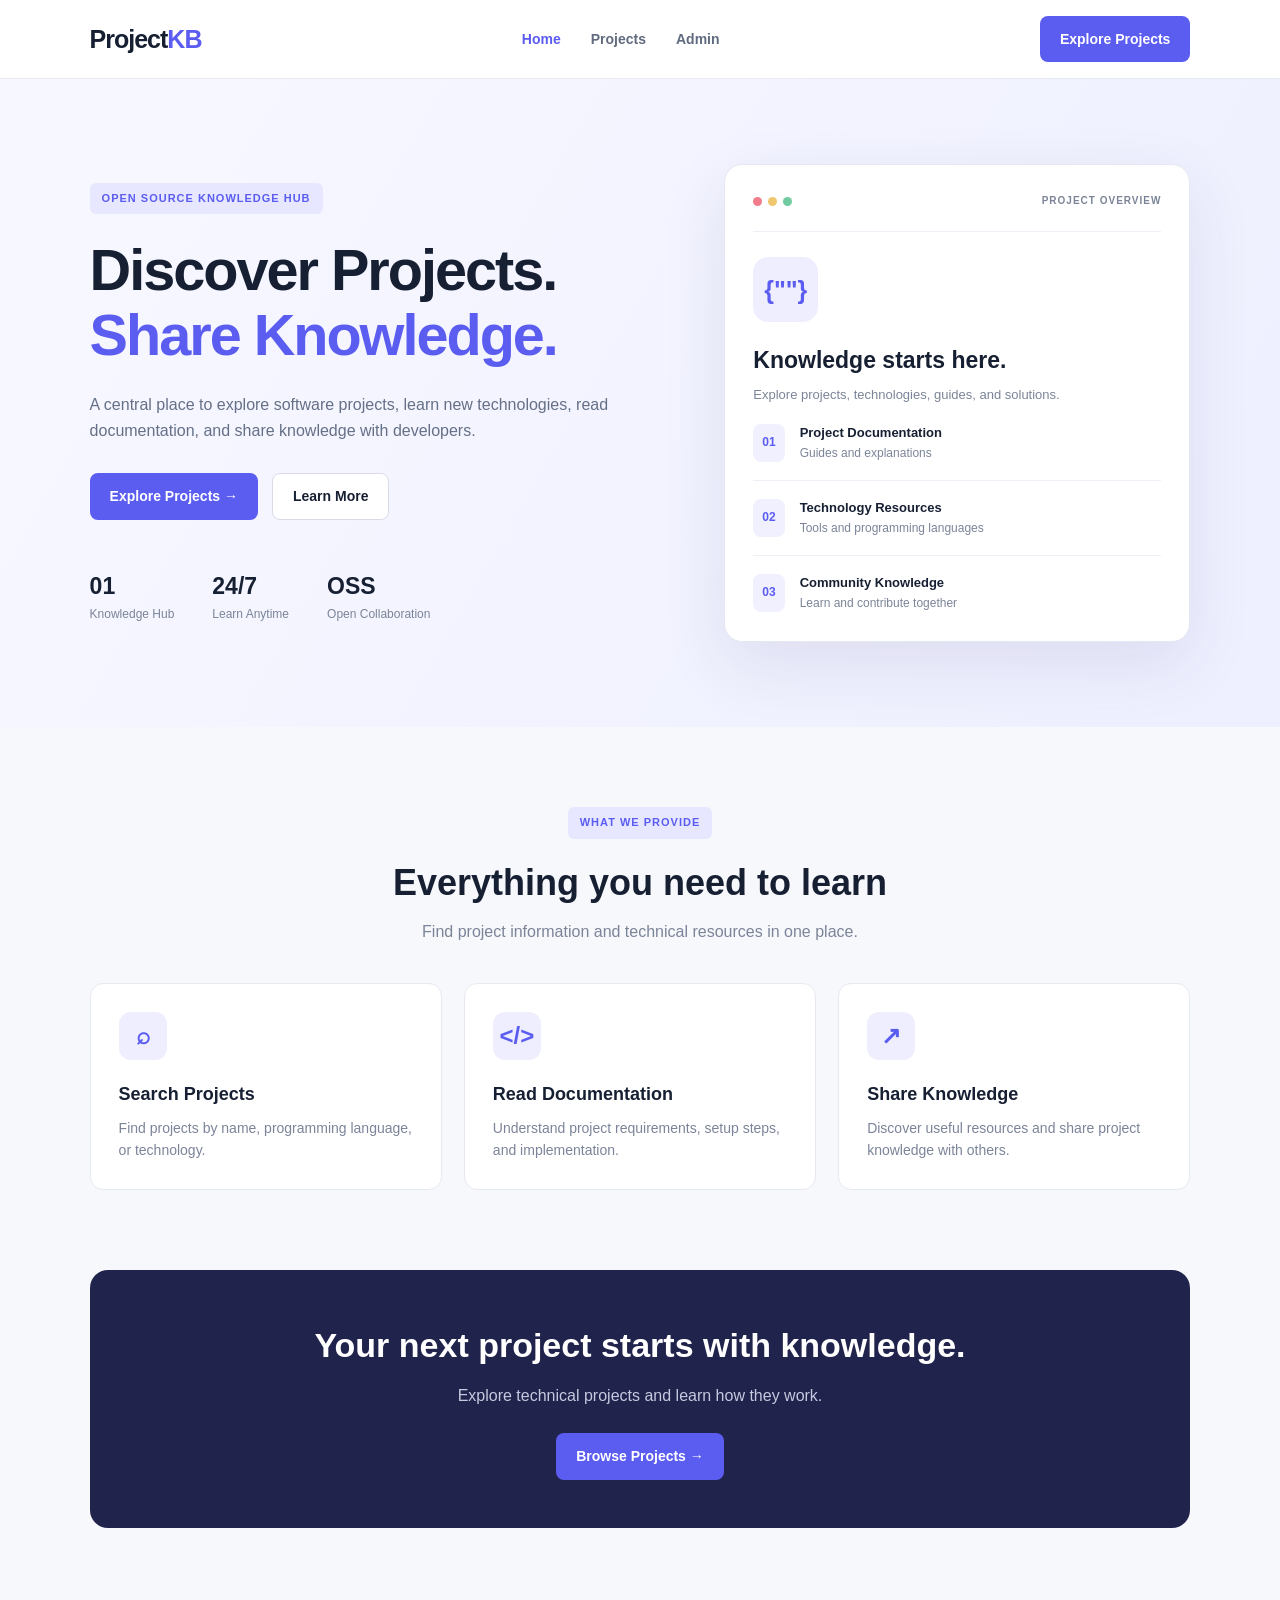
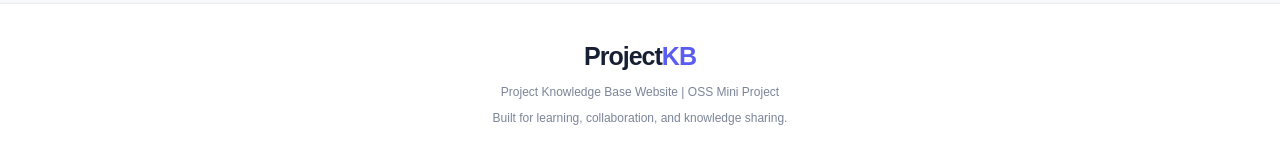
<file: index.html>
<!DOCTYPE html>
<html lang="en">
<head>
    <meta charset="UTF-8">
    <meta name="viewport" content="width=device-width, initial-scale=1.0">
    <title>Project Knowledge Base</title>
    <link rel="stylesheet" href="css/style.css">
</head>
<body>

    <header class="navbar">
        <a href="index.html" class="logo">Project<span>KB</span></a>

        <nav>
            <a href="index.html" class="active">Home</a>
            <a href="projects.html">Projects</a>
            <a href="admin.html">Admin</a>
        </nav>

        <a href="projects.html" class="nav-button">Explore Projects</a>
    </header>

    <main>
        <section class="hero">
            <div class="hero-content">
                <span class="tag">OPEN SOURCE KNOWLEDGE HUB</span>

                <h1>Discover Projects.<br>
                    <span>Share Knowledge.</span>
                </h1>

                <p>
                    A central place to explore software projects,
                    learn new technologies, read documentation,
                    and share knowledge with developers.
                </p>

                <div class="hero-buttons">
                    <a href="projects.html" class="primary-button">
                        Explore Projects →
                    </a>
                    <a href="#about" class="secondary-button">
                        Learn More
                    </a>
                </div>

                <div class="stats">
                    <div>
                        <h2>01</h2>
                        <p>Knowledge Hub</p>
                    </div>
                    <div>
                        <h2>24/7</h2>
                        <p>Learn Anytime</p>
                    </div>
                    <div>
                        <h2>OSS</h2>
                        <p>Open Collaboration</p>
                    </div>
                </div>
            </div>

            <div class="hero-card">
                <div class="card-top">
                    <span class="dot"></span>
                    <span class="dot"></span>
                    <span class="dot"></span>
                    <span class="card-label">PROJECT OVERVIEW</span>
                </div>

                <div class="code-icon">{"</>"}</div>

                <h3>Knowledge starts here.</h3>
                <p>Explore projects, technologies, guides, and solutions.</p>

                <div class="feature-item">
                    <span>01</span>
                    <div>
                        <strong>Project Documentation</strong>
                        <small>Guides and explanations</small>
                    </div>
                </div>

                <div class="feature-item">
                    <span>02</span>
                    <div>
                        <strong>Technology Resources</strong>
                        <small>Tools and programming languages</small>
                    </div>
                </div>

                <div class="feature-item">
                    <span>03</span>
                    <div>
                        <strong>Community Knowledge</strong>
                        <small>Learn and contribute together</small>
                    </div>
                </div>
            </div>
        </section>

        <section class="features" id="about">
            <div class="section-heading">
                <span class="tag">WHAT WE PROVIDE</span>
                <h2>Everything you need to learn</h2>
                <p>Find project information and technical resources in one place.</p>
            </div>

            <div class="feature-grid">
                <article class="info-card">
                    <div class="feature-symbol">⌕</div>
                    <h3>Search Projects</h3>
                    <p>Find projects by name, programming language, or technology.</p>
                </article>

                <article class="info-card">
                    <div class="feature-symbol">&lt;/&gt;</div>
                    <h3>Read Documentation</h3>
                    <p>Understand project requirements, setup steps, and implementation.</p>
                </article>

                <article class="info-card">
                    <div class="feature-symbol">↗</div>
                    <h3>Share Knowledge</h3>
                    <p>Discover useful resources and share project knowledge with others.</p>
                </article>
            </div>
        </section>

        <section class="cta">
            <h2>Your next project starts with knowledge.</h2>
            <p>Explore technical projects and learn how they work.</p>
            <a href="projects.html" class="primary-button">
                Browse Projects →
            </a>
        </section>
    </main>

    <footer>
        <a href="index.html" class="logo">Project<span>KB</span></a>
        <p>Project Knowledge Base Website | OSS Mini Project</p>
        <p>Built for learning, collaboration, and knowledge sharing.</p>
    </footer>

    <script src="js/script.js"></script>
</body>
</html>
</file>
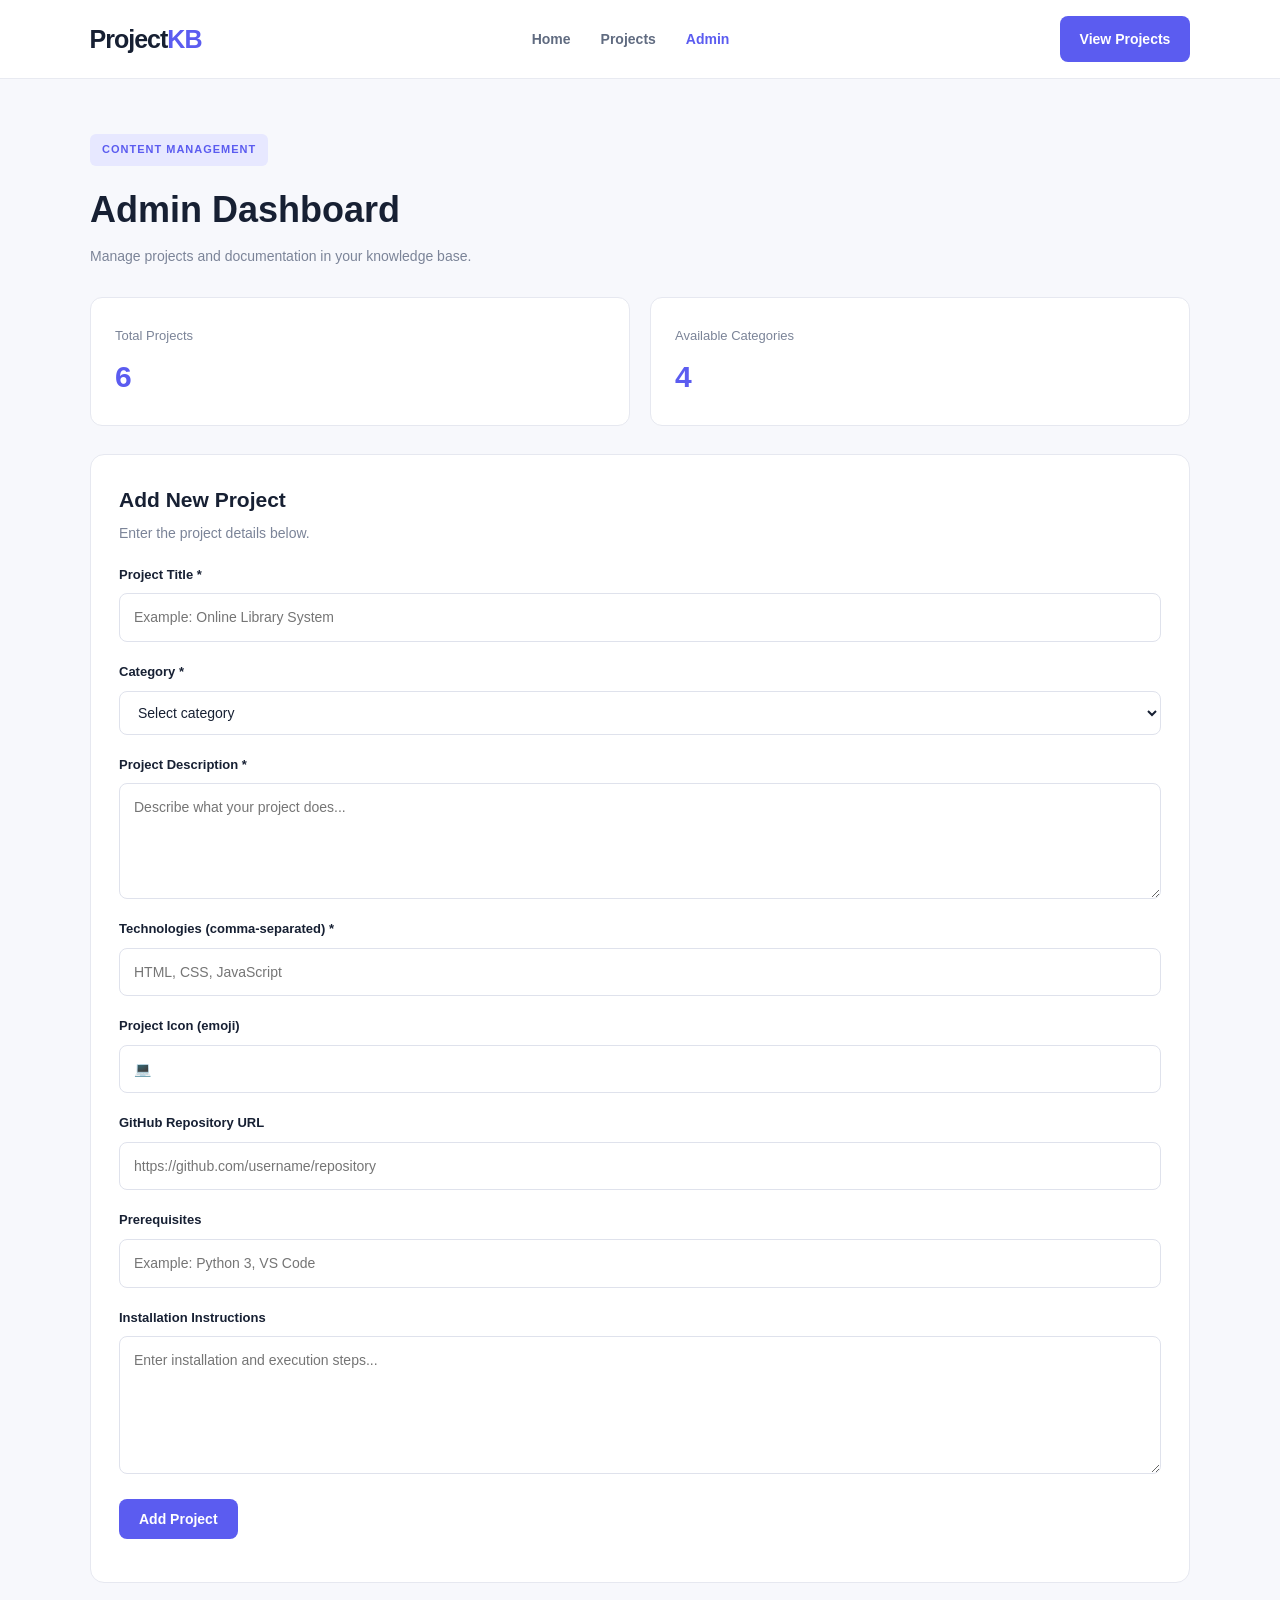
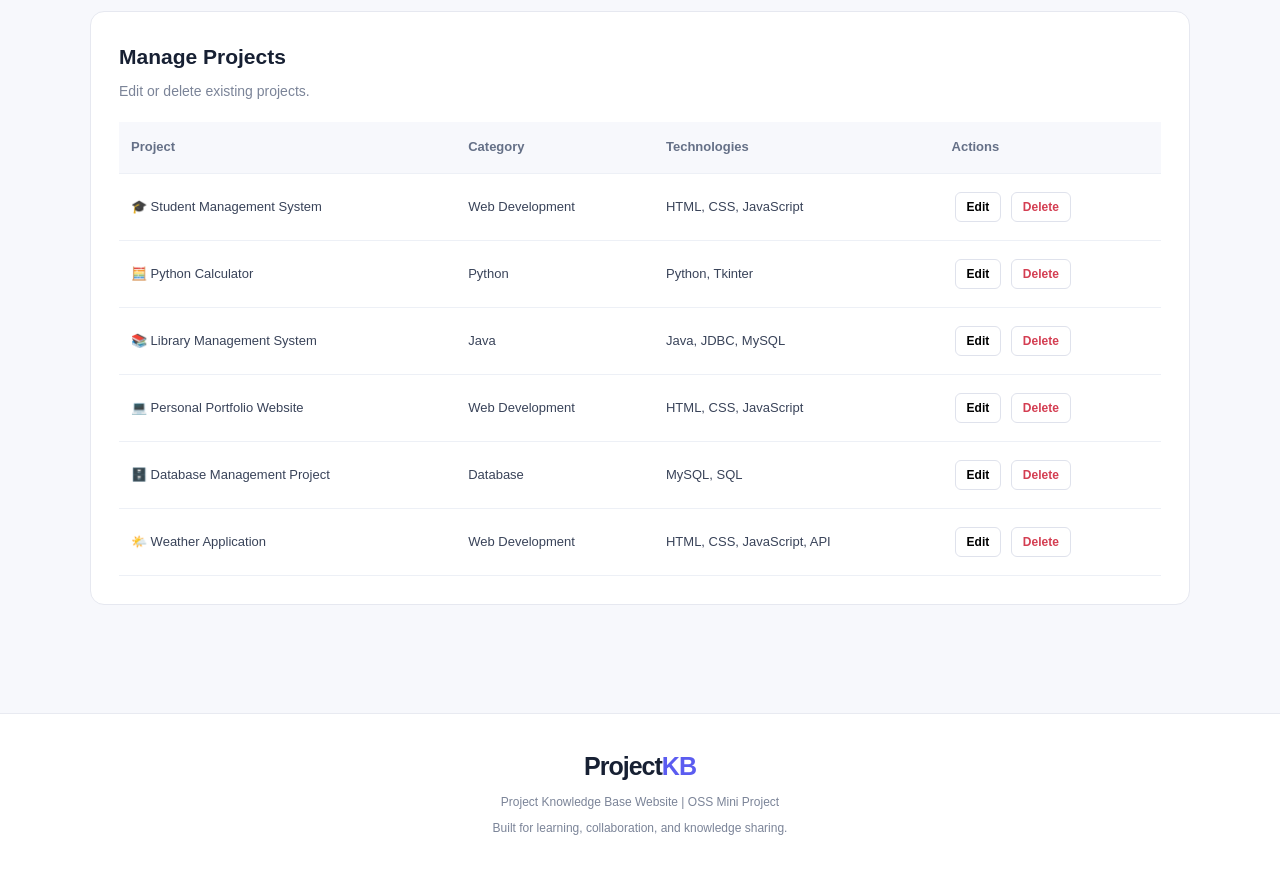
<file: admin.html>
<!DOCTYPE html>
<html lang="en">
<head>
    <meta charset="UTF-8">
    <meta name="viewport" content="width=device-width, initial-scale=1.0">

    <title>Admin Dashboard | ProjectKB</title>

    <link rel="stylesheet" href="css/style.css">
</head>

<body>

    <!-- Navigation -->
    <header class="navbar">
        <a href="index.html" class="logo">
            Project<span>KB</span>
        </a>

        <nav>
            <a href="index.html">Home</a>
            <a href="projects.html">Projects</a>
            <a href="admin.html" class="active">Admin</a>
        </nav>

        <a href="projects.html" class="nav-button">
            View Projects
        </a>
    </header>

    <main class="admin-section">

        <!-- Page Heading -->
        <section class="admin-heading">
            <span class="tag">CONTENT MANAGEMENT</span>
            <h1>Admin Dashboard</h1>
            <p>Manage projects and documentation in your knowledge base.</p>
        </section>

        <!-- Statistics -->
        <section class="admin-stats">
            <div class="admin-stat">
                <span>Total Projects</span>
                <h2 id="totalProjects">0</h2>
            </div>

            <div class="admin-stat">
                <span>Available Categories</span>
                <h2 id="totalCategories">0</h2>
            </div>
        </section>

        <!-- Add / Edit Project Form -->
        <section class="admin-panel">

            <h2 id="formTitle">Add New Project</h2>

            <p class="admin-description">
                Enter the project details below.
            </p>

            <form id="projectForm">

                <input type="hidden" id="projectId">

                <!-- Project Title -->
                <div class="form-group">
                    <label for="title">Project Title *</label>

                    <input
                        type="text"
                        id="title"
                        name="title"
                        placeholder="Example: Online Library System"
                        maxlength="100"
                        required
                    >
                </div>

                <!-- Category -->
                <div class="form-group">
                    <label for="category">Category *</label>

                    <select id="category" name="category" required>
                        <option value="">Select category</option>
                        <option value="Web Development">Web Development</option>
                        <option value="Python">Python</option>
                        <option value="Java">Java</option>
                        <option value="Database">Database</option>
                        <option value="Other">Other</option>
                    </select>
                </div>

                <!-- Description -->
                <div class="form-group">
                    <label for="description">Project Description *</label>

                    <textarea
                        id="description"
                        name="description"
                        rows="4"
                        maxlength="1000"
                        placeholder="Describe what your project does..."
                        required
                    ></textarea>
                </div>

                <!-- Technologies -->
                <div class="form-group">
                    <label for="technologies">
                        Technologies (comma-separated) *
                    </label>

                    <input
                        type="text"
                        id="technologies"
                        name="technologies"
                        placeholder="HTML, CSS, JavaScript"
                        required
                    >
                </div>

                <!-- Project Icon -->
                <div class="form-group">
                    <label for="icon">Project Icon (emoji)</label>

                    <input
                        type="text"
                        id="icon"
                        name="icon"
                        value="💻"
                        maxlength="8"
                    >
                </div>

                <!-- GitHub Repository URL -->
                <div class="form-group">
                    <label for="githubUrl">
                        GitHub Repository URL
                    </label>

                    <input
                        type="url"
                        id="githubUrl"
                        name="githubUrl"
                        placeholder="https://github.com/username/repository"
                    >
                </div>

                <!-- Prerequisites -->
                <div class="form-group">
                    <label for="prerequisites">Prerequisites</label>

                    <input
                        type="text"
                        id="prerequisites"
                        name="prerequisites"
                        placeholder="Example: Python 3, VS Code"
                    >
                </div>

                <!-- Installation Instructions -->
                <div class="form-group">
                    <label for="installation">
                        Installation Instructions
                    </label>

                    <textarea
                        id="installation"
                        name="installation"
                        rows="5"
                        placeholder="Enter installation and execution steps..."
                    ></textarea>
                </div>

                <!-- Form Buttons -->
                <div class="form-actions">

                    <button
                        type="submit"
                        class="primary-button"
                        id="saveButton"
                    >
                        Add Project
                    </button>

                    <button
                        type="button"
                        class="secondary-button"
                        id="cancelButton"
                        hidden
                    >
                        Cancel Edit
                    </button>

                </div>

            </form>

            <p id="adminMessage" role="status" aria-live="polite"></p>

        </section>

        <!-- Manage Projects Table -->
        <section class="admin-panel">

            <div class="admin-list-heading">
                <h2>Manage Projects</h2>

                <p class="admin-description">
                    Edit or delete existing projects.
                </p>
            </div>

            <div class="admin-table-wrap">

                <table class="admin-table">

                    <thead>
                        <tr>
                            <th>Project</th>
                            <th>Category</th>
                            <th>Technologies</th>
                            <th>Actions</th>
                        </tr>
                    </thead>

                    <tbody id="adminProjectList">
                        <!-- JavaScript inserts projects here -->
                    </tbody>

                </table>

            </div>

            <p id="adminEmptyState" hidden>
                No projects available.
            </p>

        </section>

    </main>

    <!-- Footer -->
    <footer>
        <a href="index.html" class="logo">
            Project<span>KB</span>
        </a>

        <p>Project Knowledge Base Website | OSS Mini Project</p>
        <p>Built for learning, collaboration, and knowledge sharing.</p>
    </footer>

    <!-- JavaScript -->
    <script src="js/script.js"></script>

</body>
</html>
</file>
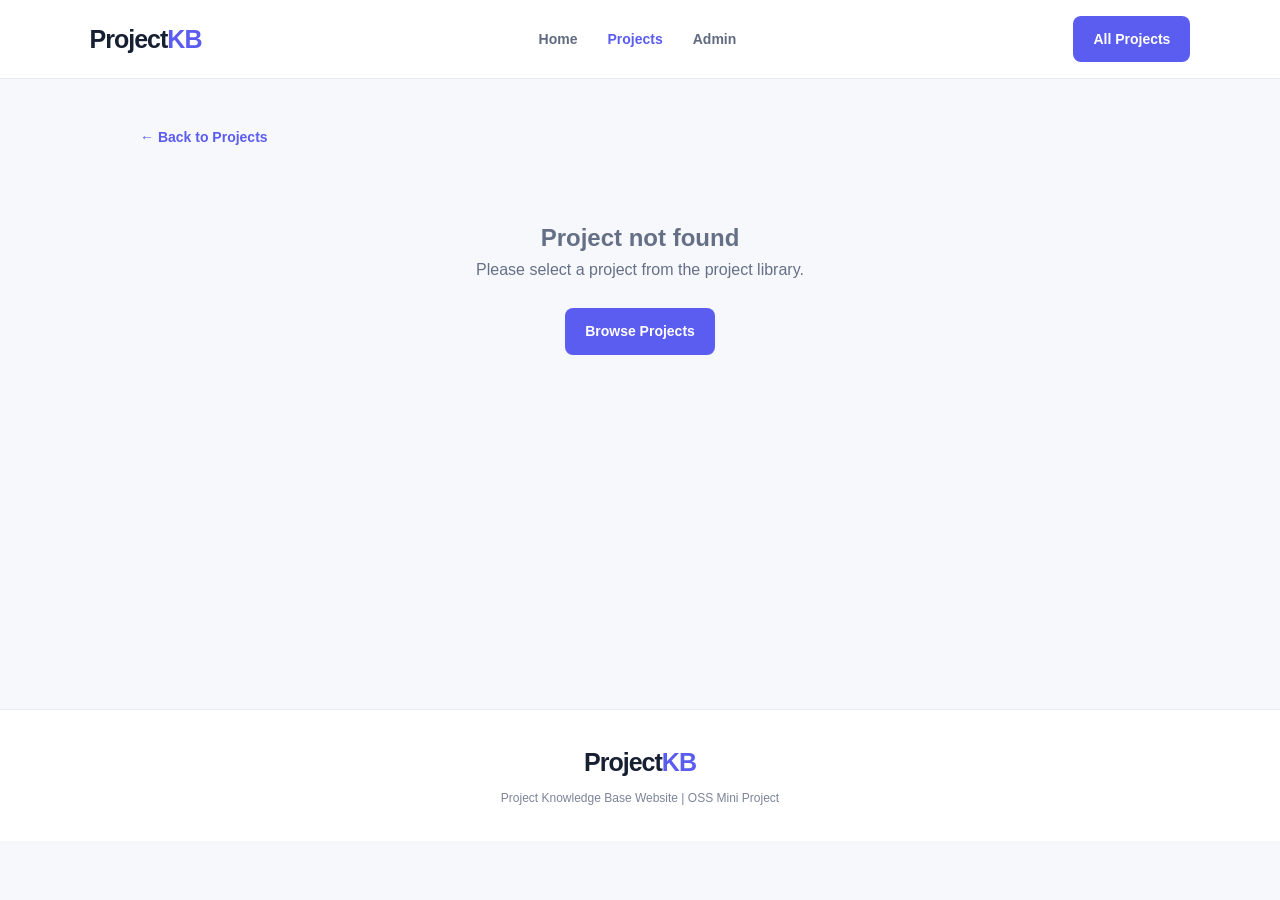
<file: project-details.html>
<!DOCTYPE html>
<html lang="en">
<head>
    <meta charset="UTF-8">
    <meta name="viewport" content="width=device-width, initial-scale=1.0">
    <title>Project Details | ProjectKB</title>
    <link rel="stylesheet" href="css/style.css">
</head>
<body>

<header class="navbar">
    <a href="index.html" class="logo">Project<span>KB</span></a>

    <nav>
        <a href="index.html">Home</a>
        <a href="projects.html" class="active">Projects</a>
        <a href="admin.html">Admin</a>
    </nav>

    <a href="projects.html" class="nav-button">All Projects</a>
</header>

<main class="details-section">
    <a href="projects.html" class="back-link">← Back to Projects</a>

    <div id="projectDetails">
        <p>Loading project details...</p>
    </div>
</main>

<footer>
    <a href="index.html" class="logo">Project<span>KB</span></a>
    <p>Project Knowledge Base Website | OSS Mini Project</p>
</footer>

<script src="js/script.js"></script>
</body>
</html>
</file>
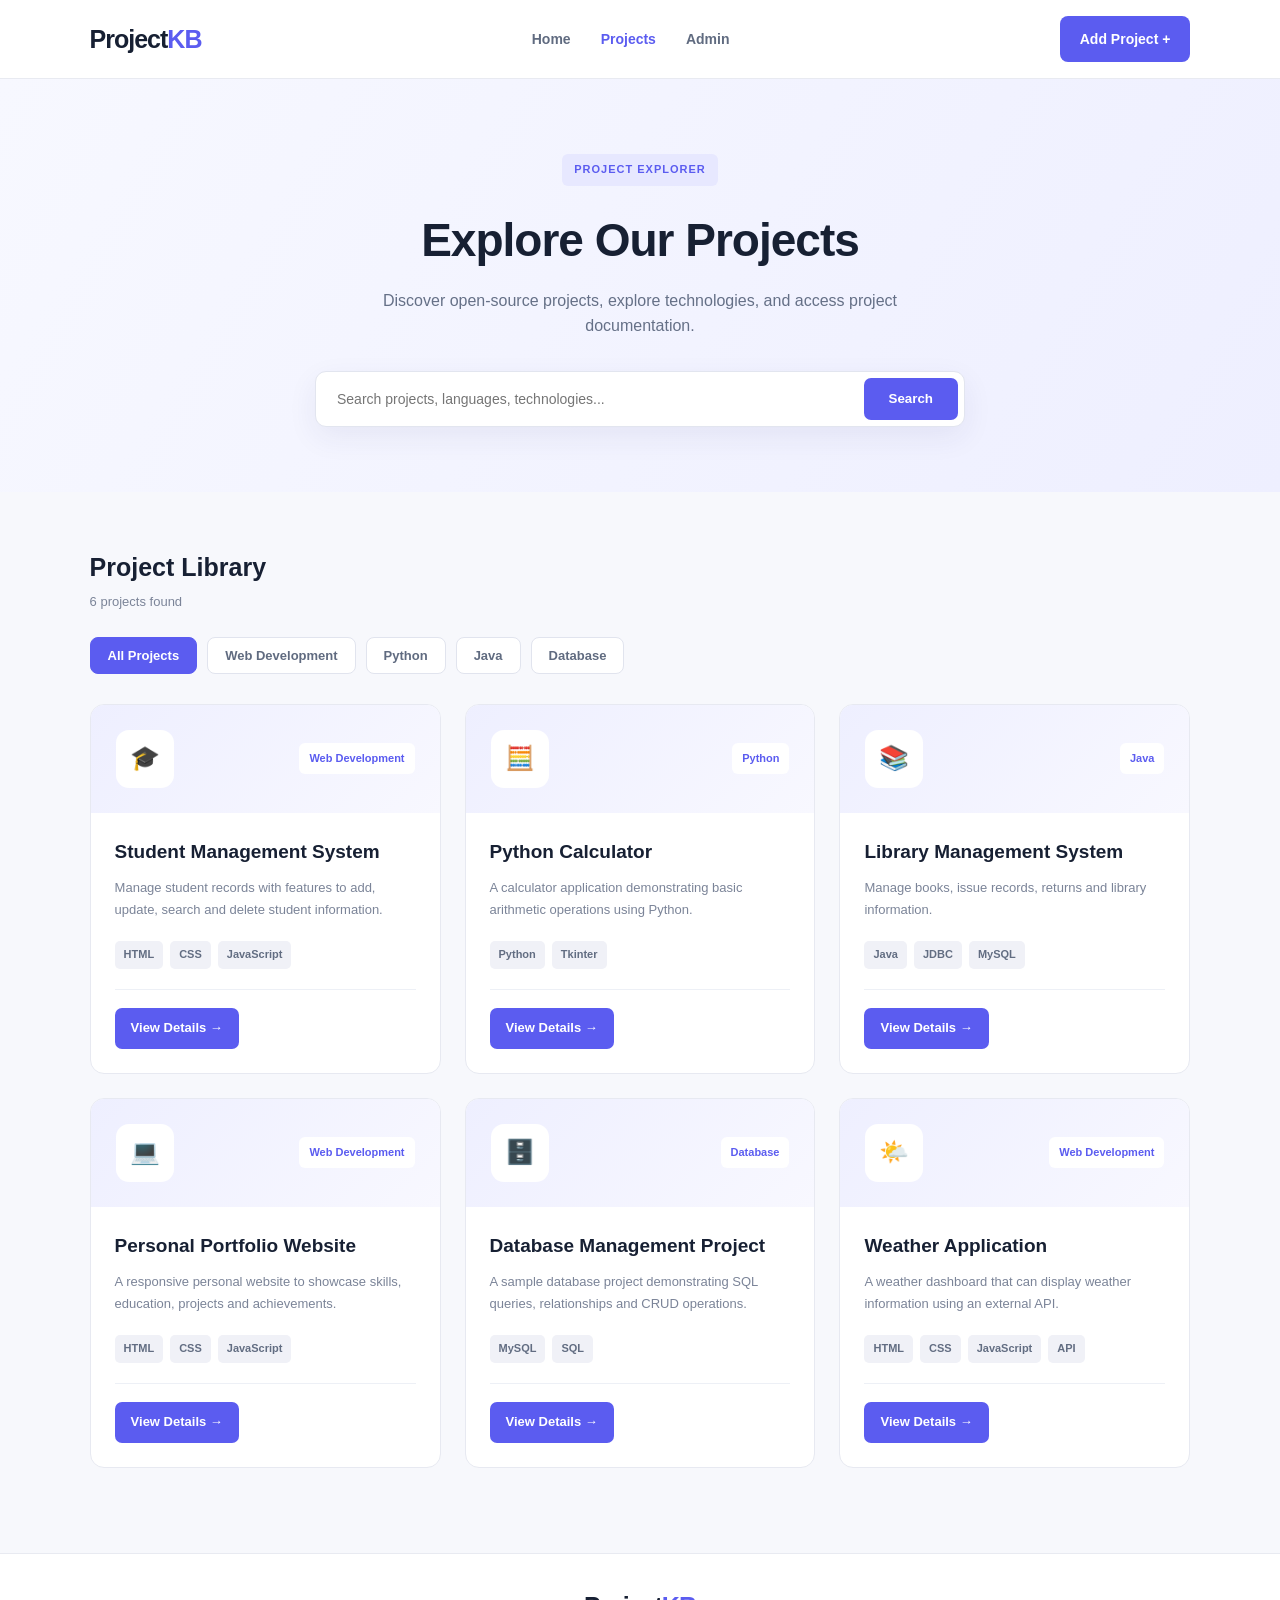
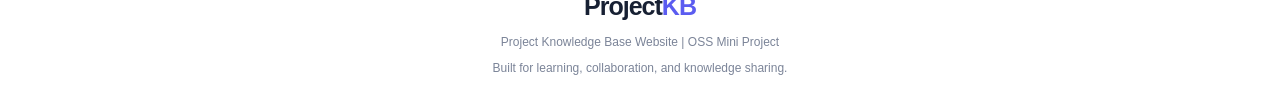
<file: projects.html>
<!DOCTYPE html>
<html lang="en">
<head>
    <meta charset="UTF-8">
    <meta name="viewport" content="width=device-width, initial-scale=1.0">
    <title>Explore Projects | ProjectKB</title>
    <link rel="stylesheet" href="css/style.css">
</head>
<body>

<header class="navbar">
    <a href="index.html" class="logo">
        Project<span>KB</span>
    </a>

    <nav>
        <a href="index.html">Home</a>
        <a href="projects.html" class="active">Projects</a>
        <a href="admin.html">Admin</a>
    </nav>

    <a href="admin.html" class="nav-button">Add Project +</a>
</header>

<main>
    <section class="projects-header">
        <span class="tag">PROJECT EXPLORER</span>
        <h1>Explore Our Projects</h1>
        <p>
            Discover open-source projects, explore technologies,
            and access project documentation.
        </p>

        <div class="search-container">
            <input
                type="search"
                id="searchInput"
                placeholder="Search projects, languages, technologies..."
                aria-label="Search projects"
            >
            <button id="searchButton" type="button">
                Search
            </button>
        </div>
    </section>

    <section class="projects-section">
        <div class="projects-toolbar">
            <div>
                <h2>Project Library</h2>
                <p id="projectCount">Loading projects...</p>
            </div>
        </div>

        <div class="filter-buttons" id="filterButtons">
            <button class="filter-btn active" data-filter="All">
                All Projects
            </button>
            <button class="filter-btn" data-filter="Web Development">
                Web Development
            </button>
            <button class="filter-btn" data-filter="Python">
                Python
            </button>
            <button class="filter-btn" data-filter="Java">
                Java
            </button>
            <button class="filter-btn" data-filter="Database">
                Database
            </button>
        </div>

        <div class="projects-grid" id="projectsGrid"></div>

        <div id="emptyState" class="empty-state" hidden>
            <h3>No projects found</h3>
            <p>Try another keyword or select a different category.</p>
        </div>
    </section>
</main>

<footer>
    <a href="index.html" class="logo">Project<span>KB</span></a>
    <p>Project Knowledge Base Website | OSS Mini Project</p>
    <p>Built for learning, collaboration, and knowledge sharing.</p>
</footer>

<script src="js/script.js"></script>
</body>
</html>
</file>
<file: css/style.css>
* {
    margin: 0;
    padding: 0;
    box-sizing: border-box;
}

html {
    scroll-behavior: smooth;
}

body {
    font-family: "Segoe UI", Arial, sans-serif;
    background: #f7f8fc;
    color: #172033;
    line-height: 1.6;
}

a {
    text-decoration: none;
    color: inherit;
}

.navbar {
    min-height: 76px;
    padding: 16px 7%;
    display: flex;
    align-items: center;
    justify-content: space-between;
    gap: 24px;
    background: white;
    border-bottom: 1px solid #e8eaf1;
}

.logo {
    font-size: 25px;
    font-weight: 800;
    letter-spacing: -1px;
}

.logo span {
    color: #5b5cf0;
}

nav {
    display: flex;
    align-items: center;
    gap: 30px;
}

nav a {
    color: #606b80;
    font-size: 14px;
    font-weight: 600;
}

nav a:hover,
nav a.active {
    color: #5b5cf0;
}

.nav-button,
.primary-button {
    display: inline-block;
    background: #5b5cf0;
    color: white;
    padding: 12px 20px;
    border-radius: 8px;
    font-weight: 600;
    font-size: 14px;
    transition: 0.2s;
}

.nav-button:hover,
.primary-button:hover {
    background: #4445d8;
    transform: translateY(-2px);
}

.hero {
    padding: 85px 7%;
    display: grid;
    grid-template-columns: 1.1fr 0.9fr;
    align-items: center;
    gap: 65px;
    background: linear-gradient(120deg, #f7f8ff, #eeefff);
}

.tag {
    display: inline-block;
    color: #5b5cf0;
    background: #e7e8ff;
    padding: 7px 12px;
    border-radius: 6px;
    font-size: 11px;
    font-weight: 800;
    letter-spacing: 1px;
}

.hero h1 {
    font-size: clamp(38px, 4.5vw, 60px);
    line-height: 1.13;
    letter-spacing: -2px;
    margin: 24px 0;
}

.hero h1 span {
    color: #5b5cf0;
}

.hero-content > p {
    max-width: 520px;
    color: #657087;
    font-size: 16px;
}

.hero-buttons {
    display: flex;
    gap: 14px;
    flex-wrap: wrap;
    margin-top: 30px;
}

.secondary-button {
    padding: 11px 20px;
    border: 1px solid #d9dbea;
    background: white;
    border-radius: 8px;
    font-size: 14px;
    font-weight: 600;
}

.secondary-button:hover {
    border-color: #5b5cf0;
}

.stats {
    display: flex;
    gap: 38px;
    margin-top: 48px;
    flex-wrap: wrap;
}

.stats h2 {
    font-size: 23px;
}

.stats p {
    color: #7b8498;
    font-size: 12px;
}

.hero-card {
    padding: 28px;
    background: white;
    border: 1px solid #e5e7f2;
    border-radius: 18px;
    box-shadow: 0 22px 65px rgba(46, 48, 110, 0.10);
}

.card-top {
    display: flex;
    align-items: center;
    gap: 6px;
    padding-bottom: 22px;
    border-bottom: 1px solid #edf0f6;
}

.dot {
    height: 9px;
    width: 9px;
    background: #b9bbd0;
    border-radius: 50%;
}

.dot:first-child {
    background: #f17c8a;
}

.dot:nth-child(2) {
    background: #f0c66e;
}

.dot:nth-child(3) {
    background: #70cba0;
}

.card-label {
    margin-left: auto;
    color: #7b8498;
    font-size: 10px;
    font-weight: 700;
    letter-spacing: 1px;
}

.code-icon {
    margin-top: 25px;
    width: 65px;
    height: 65px;
    border-radius: 15px;
    background: #eeeeff;
    color: #5b5cf0;
    display: grid;
    place-items: center;
    font-size: 25px;
    font-weight: 800;
}

.hero-card h3 {
    margin-top: 20px;
    font-size: 23px;
}

.hero-card > p {
    margin-top: 6px;
    color: #7b8498;
    font-size: 13px;
}

.feature-item {
    display: flex;
    align-items: center;
    gap: 15px;
    padding: 17px 0;
    border-bottom: 1px solid #edf0f6;
}

.feature-item:last-child {
    border-bottom: none;
    padding-bottom: 0;
}

.feature-item > span {
    background: #f0f0ff;
    color: #5b5cf0;
    padding: 9px;
    border-radius: 8px;
    font-size: 12px;
    font-weight: 800;
}

.feature-item strong,
.feature-item small {
    display: block;
}

.feature-item strong {
    font-size: 13px;
}

.feature-item small {
    color: #7b8498;
    font-size: 12px;
}

.features {
    padding: 80px 7%;
}

.section-heading {
    text-align: center;
    margin-bottom: 38px;
}

.section-heading h2 {
    font-size: clamp(26px, 3vw, 36px);
    margin-top: 15px;
}

.section-heading p {
    color: #7b8498;
    margin-top: 8px;
}

.feature-grid {
    display: grid;
    grid-template-columns: repeat(3, 1fr);
    gap: 22px;
}

.info-card {
    background: white;
    padding: 28px;
    border: 1px solid #e7e9f1;
    border-radius: 13px;
    transition: 0.2s;
}

.info-card:hover {
    transform: translateY(-5px);
    box-shadow: 0 15px 35px rgba(46, 48, 110, 0.08);
}

.feature-symbol {
    display: grid;
    place-items: center;
    width: 48px;
    height: 48px;
    border-radius: 12px;
    background: #eeeeff;
    color: #5b5cf0;
    font-size: 24px;
    font-weight: 700;
}

.info-card h3 {
    margin-top: 20px;
    font-size: 18px;
}

.info-card p {
    margin-top: 8px;
    color: #7b8498;
    font-size: 14px;
}

.cta {
    margin: 0 7% 75px;
    padding: 48px 25px;
    text-align: center;
    background: #20234b;
    color: white;
    border-radius: 18px;
}

.cta h2 {
    font-size: clamp(24px, 3vw, 34px);
}

.cta p {
    color: #c7c9e0;
    margin: 10px 0 25px;
}

footer {
    text-align: center;
    padding: 32px 7%;
    border-top: 1px solid #e8eaf1;
    background: white;
}

footer p {
    margin-top: 7px;
    color: #7b8498;
    font-size: 12px;
}

@media (max-width: 900px) {
    .hero {
        grid-template-columns: 1fr;
        gap: 40px;
    }

    .hero-content {
        max-width: 650px;
    }

    .feature-grid {
        grid-template-columns: 1fr;
    }
}

@media (max-width: 600px) {
    .navbar {
        padding: 16px 5%;
        flex-wrap: wrap;
    }

    nav {
        gap: 18px;
        order: 3;
        width: 100%;
    }

    .nav-button {
        padding: 9px 12px;
        font-size: 12px;
    }

    .hero {
        padding: 55px 5%;
    }

    .hero h1 {
        letter-spacing: -1px;
    }

    .stats {
        gap: 22px;
    }

    .hero-card {
        padding: 20px;
    }

    .features {
        padding: 55px 5%;
    }

    .cta {
        margin: 0 5% 45px;
        padding: 35px 18px;
    }
}

/* PROJECTS PAGE */

.projects-header {
    text-align: center;
    padding: 75px 7% 65px;
    background: linear-gradient(120deg, #f7f8ff, #eeefff);
}

.projects-header h1 {
    font-size: clamp(32px, 4vw, 46px);
    margin: 18px 0 10px;
    letter-spacing: -1px;
}

.projects-header > p {
    color: #657087;
    max-width: 600px;
    margin: 0 auto;
}

.search-container {
    display: flex;
    max-width: 650px;
    margin: 32px auto 0;
    padding: 6px;
    background: white;
    border: 1px solid #e2e5ef;
    border-radius: 11px;
    box-shadow: 0 10px 30px rgba(46, 48, 110, 0.07);
}

.search-container input {
    flex: 1;
    min-width: 0;
    border: none;
    outline: none;
    padding: 13px 15px;
    font-size: 14px;
    background: transparent;
}

.search-container button {
    background: #5b5cf0;
    color: white;
    border: none;
    padding: 12px 25px;
    border-radius: 7px;
    font-weight: 600;
    cursor: pointer;
}

.search-container button:hover {
    background: #4445d8;
}

.projects-section {
    padding: 55px 7% 85px;
    min-height: 450px;
}

.projects-toolbar {
    display: flex;
    justify-content: space-between;
    align-items: center;
    margin-bottom: 24px;
}

.projects-toolbar h2 {
    font-size: 25px;
}

.projects-toolbar p {
    font-size: 13px;
    color: #7b8498;
    margin-top: 5px;
}

.filter-buttons {
    display: flex;
    flex-wrap: wrap;
    gap: 10px;
    margin-bottom: 30px;
}

.filter-btn {
    border: 1px solid #e1e4ee;
    background: white;
    color: #606b80;
    padding: 10px 17px;
    border-radius: 8px;
    font-size: 13px;
    font-weight: 600;
    cursor: pointer;
    transition: 0.2s;
}

.filter-btn:hover,
.filter-btn.active {
    background: #5b5cf0;
    color: white;
    border-color: #5b5cf0;
}

.projects-grid {
    display: grid;
    grid-template-columns: repeat(3, minmax(0, 1fr));
    gap: 24px;
}

.project-card {
    background: white;
    border: 1px solid #e7e9f1;
    border-radius: 14px;
    overflow: hidden;
    transition: 0.25s;
    display: flex;
    flex-direction: column;
}

.project-card:hover {
    transform: translateY(-5px);
    box-shadow: 0 15px 35px rgba(46, 48, 110, 0.09);
}

.project-card-top {
    padding: 25px;
    background: linear-gradient(135deg, #eeefff, #f8f8ff);
    display: flex;
    justify-content: space-between;
    align-items: center;
}

.project-icon {
    width: 58px;
    height: 58px;
    background: white;
    color: #5b5cf0;
    border-radius: 13px;
    display: grid;
    place-items: center;
    font-size: 24px;
    font-weight: 800;
}

.project-category {
    color: #5b5cf0;
    background: white;
    padding: 7px 10px;
    border-radius: 6px;
    font-size: 11px;
    font-weight: 700;
}

.project-card-body {
    padding: 24px;
    display: flex;
    flex-direction: column;
    flex: 1;
}

.project-card-body h3 {
    font-size: 19px;
    margin-bottom: 10px;
}

.project-description {
    color: #7b8498;
    font-size: 13px;
    line-height: 1.7;
    margin-bottom: 20px;
    flex: 1;
}

.tech-tags {
    display: flex;
    gap: 7px;
    flex-wrap: wrap;
    margin-bottom: 20px;
}

.tech-tag {
    background: #f0f1f7;
    color: #626d82;
    padding: 5px 9px;
    border-radius: 5px;
    font-size: 11px;
    font-weight: 600;
}

.project-card-footer {
    border-top: 1px solid #edf0f6;
    padding-top: 18px;
}

.view-project {
    display: inline-block;
    background: #5b5cf0;
    color: white;
    padding: 10px 16px;
    border-radius: 7px;
    font-size: 13px;
    font-weight: 600;
}

.view-project:hover {
    background: #4445d8;
}

.empty-state {
    text-align: center;
    padding: 65px 20px;
    color: #657087;
}

.empty-state[hidden] {
    display: none;
}

.empty-state h3 {
    color: #172033;
    margin-bottom: 8px;
}

@media (max-width: 950px) {
    .projects-grid {
        grid-template-columns: repeat(2, minmax(0, 1fr));
    }
}

@media (max-width: 600px) {
    .projects-header {
        padding: 55px 5%;
    }

    .projects-section {
        padding: 40px 5%;
    }

    .projects-grid {
        grid-template-columns: 1fr;
    }

    .search-container button {
        padding: 10px 15px;
    }
}

/* PROJECT DETAILS PAGE */

.details-section {
    max-width: 1050px;
    min-height: 70vh;
    margin: auto;
    padding: 45px 25px 80px;
}

.back-link {
    display: inline-block;
    color: #5b5cf0;
    font-size: 14px;
    font-weight: 600;
    margin-bottom: 30px;
}

.details-banner {
    background: linear-gradient(120deg, #f0f0ff, #f9f9ff);
    border: 1px solid #e3e4f5;
    padding: 35px;
    border-radius: 16px;
}

.details-icon {
    width: 65px;
    height: 65px;
    display: grid;
    place-items: center;
    background: white;
    border-radius: 14px;
    font-size: 30px;
    margin-bottom: 20px;
}

.details-banner h1 {
    font-size: clamp(28px, 4vw, 42px);
    margin: 12px 0;
    line-height: 1.2;
}

.details-banner p {
    color: #657087;
    max-width: 750px;
}

.details-category {
    display: inline-block;
    background: #e5e6ff;
    color: #5051d7;
    padding: 6px 11px;
    border-radius: 6px;
    font-size: 12px;
    font-weight: 700;
}

.details-actions {
    display: flex;
    flex-wrap: wrap;
    gap: 12px;
    margin-top: 22px;
}

.details-content {
    display: grid;
    grid-template-columns: 1.6fr 1fr;
    gap: 25px;
    margin-top: 28px;
}

.details-panel {
    background: white;
    border: 1px solid #e6e8f0;
    border-radius: 13px;
    padding: 25px;
    margin-bottom: 20px;
}

.details-panel h2 {
    font-size: 20px;
    margin-bottom: 15px;
}

.details-panel p,
.details-panel li {
    color: #657087;
    font-size: 14px;
    line-height: 1.9;
}

.details-panel ul,
.details-panel ol {
    padding-left: 22px;
}

.details-panel pre {
    white-space: pre-wrap;
    overflow-wrap: anywhere;
    background: #20234b;
    color: #e7e8ff;
    border-radius: 8px;
    padding: 16px;
    margin-top: 12px;
    font-size: 13px;
}

.details-tech {
    display: flex;
    flex-wrap: wrap;
    gap: 8px;
}

.details-tech span {
    background: #eeeeff;
    color: #5051d7;
    padding: 7px 11px;
    border-radius: 6px;
    font-size: 12px;
    font-weight: 600;
}

.details-notice {
    background: #fff8e8;
    border: 1px solid #f4e1b5;
    color: #7d5c18;
    padding: 13px;
    border-radius: 8px;
    font-size: 12px;
    margin-top: 15px;
}

.details-error {
    padding: 40px 20px;
    text-align: center;
    color: #657087;
}

@media (max-width: 700px) {
    .details-content {
        grid-template-columns: 1fr;
    }

    .details-banner {
        padding: 24px;
    }

    .details-section {
        padding: 30px 18px 55px;
    }
}

/* ADMIN DASHBOARD */

.admin-section {
    max-width: 1150px;
    margin: auto;
    padding: 55px 25px 80px;
}

.admin-heading {
    margin-bottom: 30px;
}

.admin-heading h1 {
    font-size: 36px;
    margin-top: 15px;
}

.admin-heading p,
.admin-description {
    color: #7b8498;
    font-size: 14px;
    margin-top: 6px;
}

.admin-stats {
    display: grid;
    grid-template-columns: repeat(2, minmax(0, 1fr));
    gap: 20px;
    margin-bottom: 28px;
}

.admin-stat {
    background: white;
    border: 1px solid #e6e8f0;
    padding: 24px;
    border-radius: 12px;
}

.admin-stat span {
    color: #7b8498;
    font-size: 13px;
}

.admin-stat h2 {
    color: #5b5cf0;
    font-size: 30px;
    margin-top: 5px;
}

.admin-panel {
    background: white;
    border: 1px solid #e6e8f0;
    border-radius: 14px;
    padding: 28px;
    margin-bottom: 28px;
}

.admin-panel h2 {
    font-size: 21px;
}

.form-group {
    display: flex;
    flex-direction: column;
    gap: 8px;
    margin-top: 20px;
}

.form-group label {
    font-size: 13px;
    font-weight: 700;
}

.form-group input,
.form-group select,
.form-group textarea {
    width: 100%;
    padding: 12px 14px;
    border: 1px solid #dfe2ec;
    border-radius: 8px;
    background: white;
    color: #172033;
    font: inherit;
    font-size: 14px;
    outline: none;
}

.form-group input:focus,
.form-group select:focus,
.form-group textarea:focus {
    border-color: #5b5cf0;
    box-shadow: 0 0 0 3px rgba(91, 92, 240, 0.10);
}

.form-group textarea {
    resize: vertical;
}

.form-actions {
    display: flex;
    flex-wrap: wrap;
    gap: 12px;
    margin-top: 25px;
}

.form-actions button {
    cursor: pointer;
    border: none;
}

.form-actions [hidden] {
    display: none;
}

#adminMessage {
    margin-top: 15px;
    font-size: 13px;
    color: #268653;
}

.admin-list-heading {
    margin-bottom: 20px;
}

.admin-table-wrap {
    width: 100%;
    overflow-x: auto;
}

.admin-table {
    width: 100%;
    border-collapse: collapse;
    text-align: left;
}

.admin-table th,
.admin-table td {
    padding: 15px 12px;
    border-bottom: 1px solid #edf0f6;
    font-size: 13px;
    vertical-align: middle;
}

.admin-table th {
    background: #f7f8fc;
    color: #657087;
    font-weight: 700;
}

.admin-table td {
    color: #394359;
}

.admin-action {
    padding: 7px 11px;
    border-radius: 6px;
    border: 1px solid #dfe2ec;
    background: white;
    cursor: pointer;
    margin: 3px;
    font-size: 12px;
    font-weight: 600;
}

.admin-action:hover {
    border-color: #5b5cf0;
    color: #5b5cf0;
}

.admin-action.delete {
    color: #d43e52;
}

.admin-action.delete:hover {
    border-color: #d43e52;
}

@media (max-width: 650px) {
    .admin-section {
        padding: 35px 15px 55px;
    }

    .admin-heading h1 {
        font-size: 29px;
    }

    .admin-panel {
        padding: 18px;
    }

    .admin-stats {
        grid-template-columns: 1fr;
    }
}

.details-panel p + p {
    margin-top: 10px;
}

.details-panel .primary-button {
    margin-top: 12px;
}

.details-panel a {
    overflow-wrap: anywhere;
}
</file>
